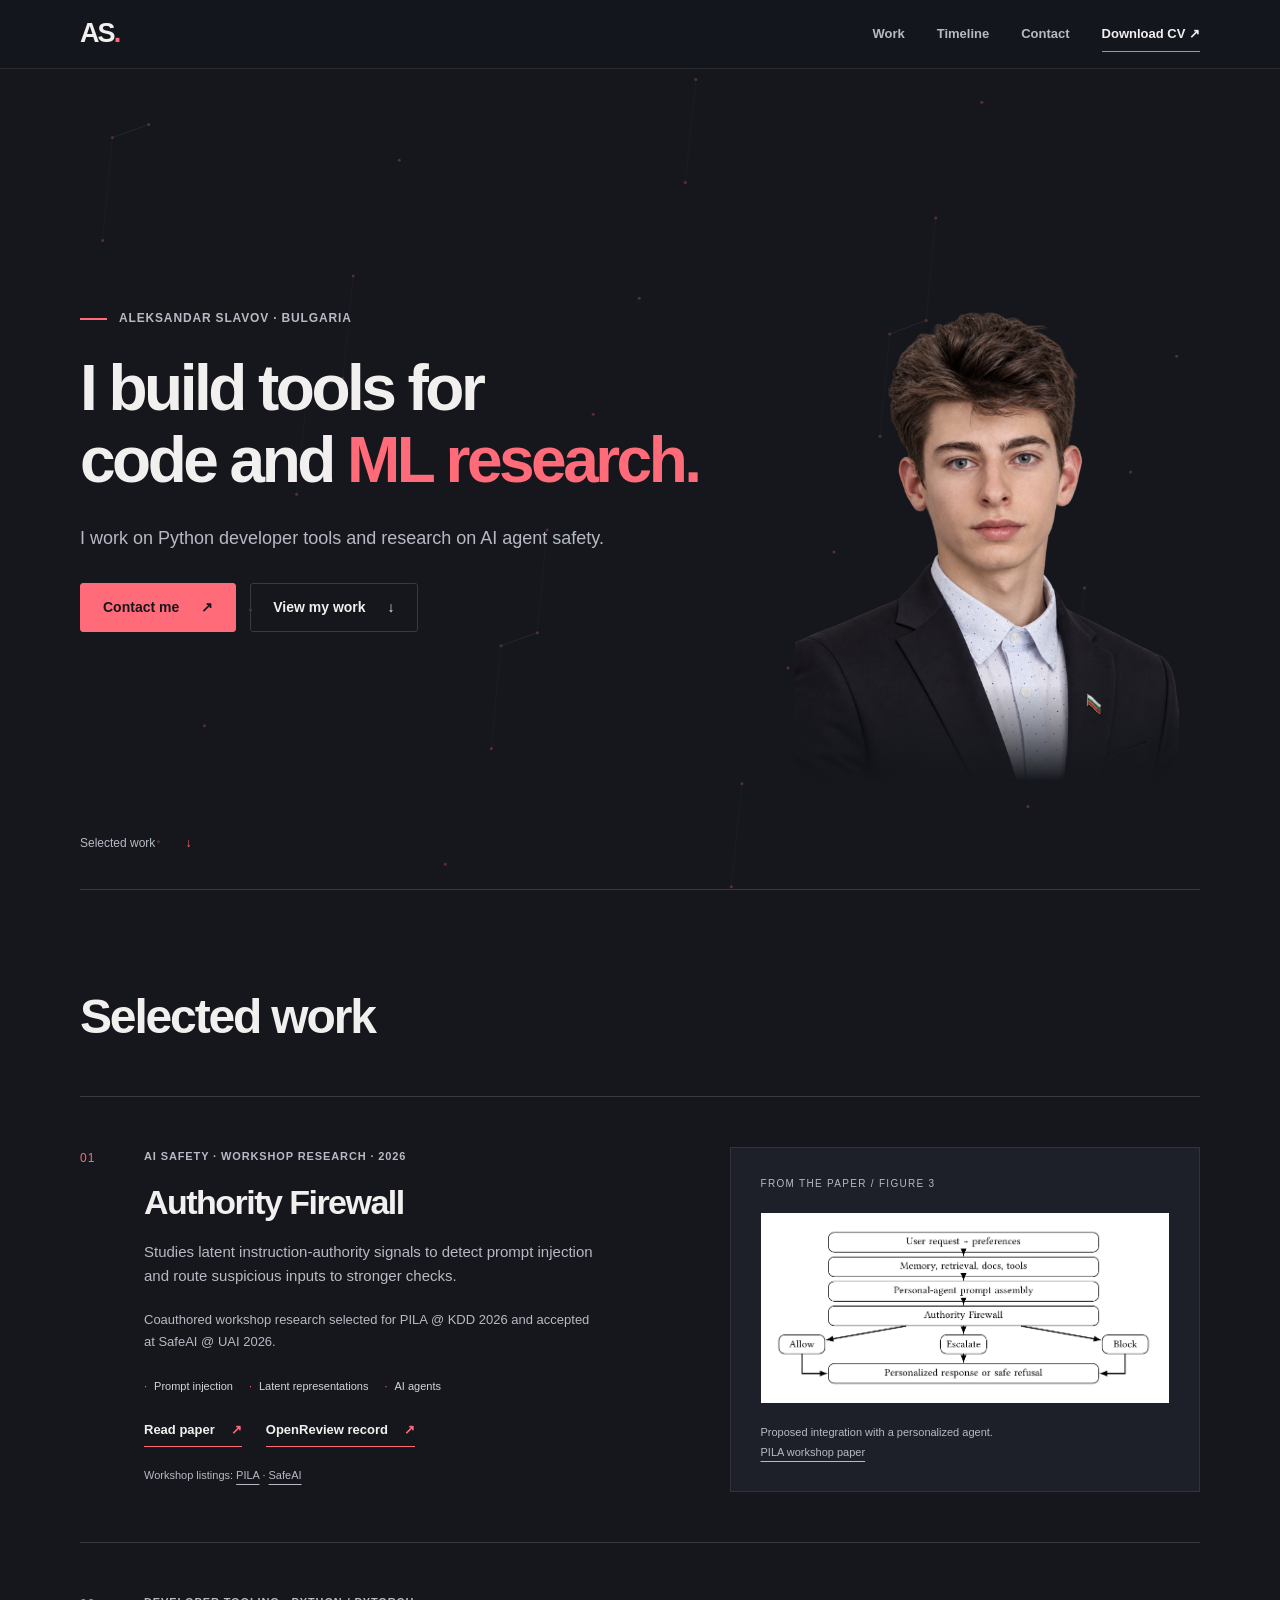
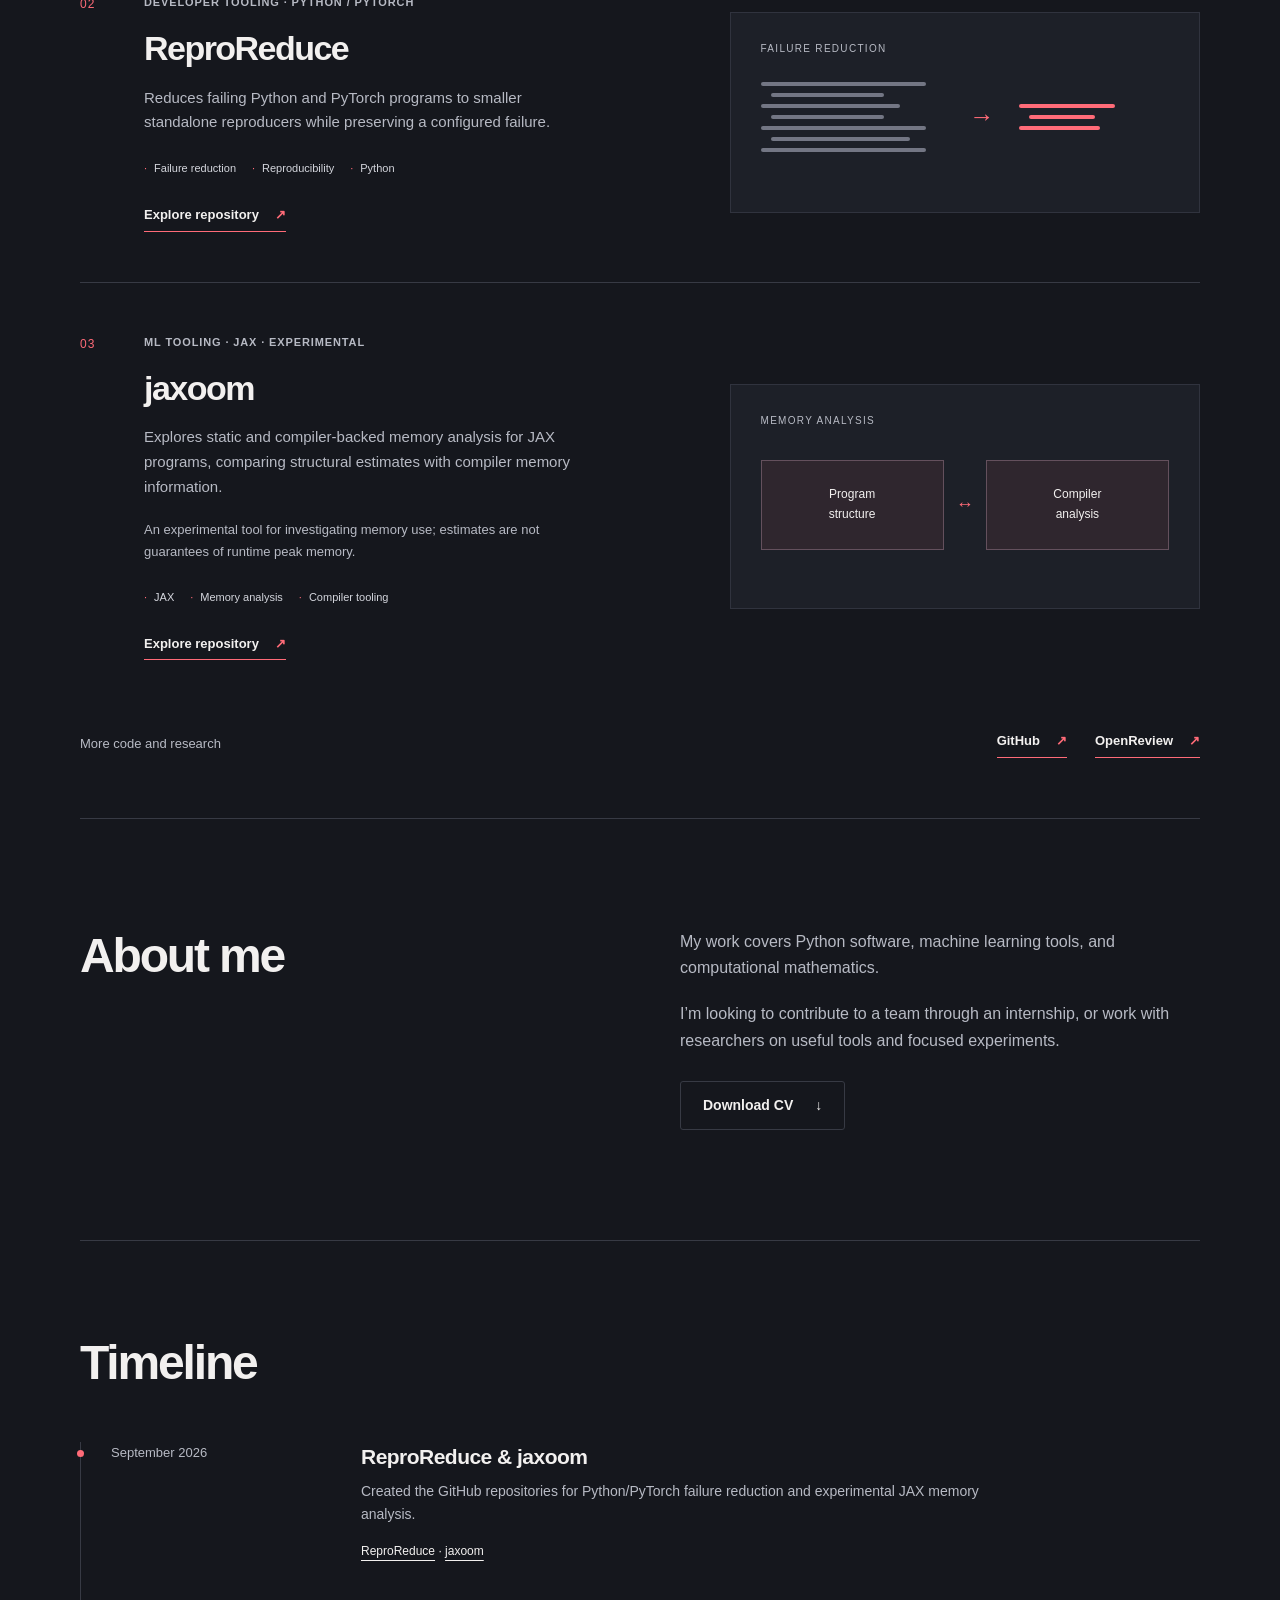
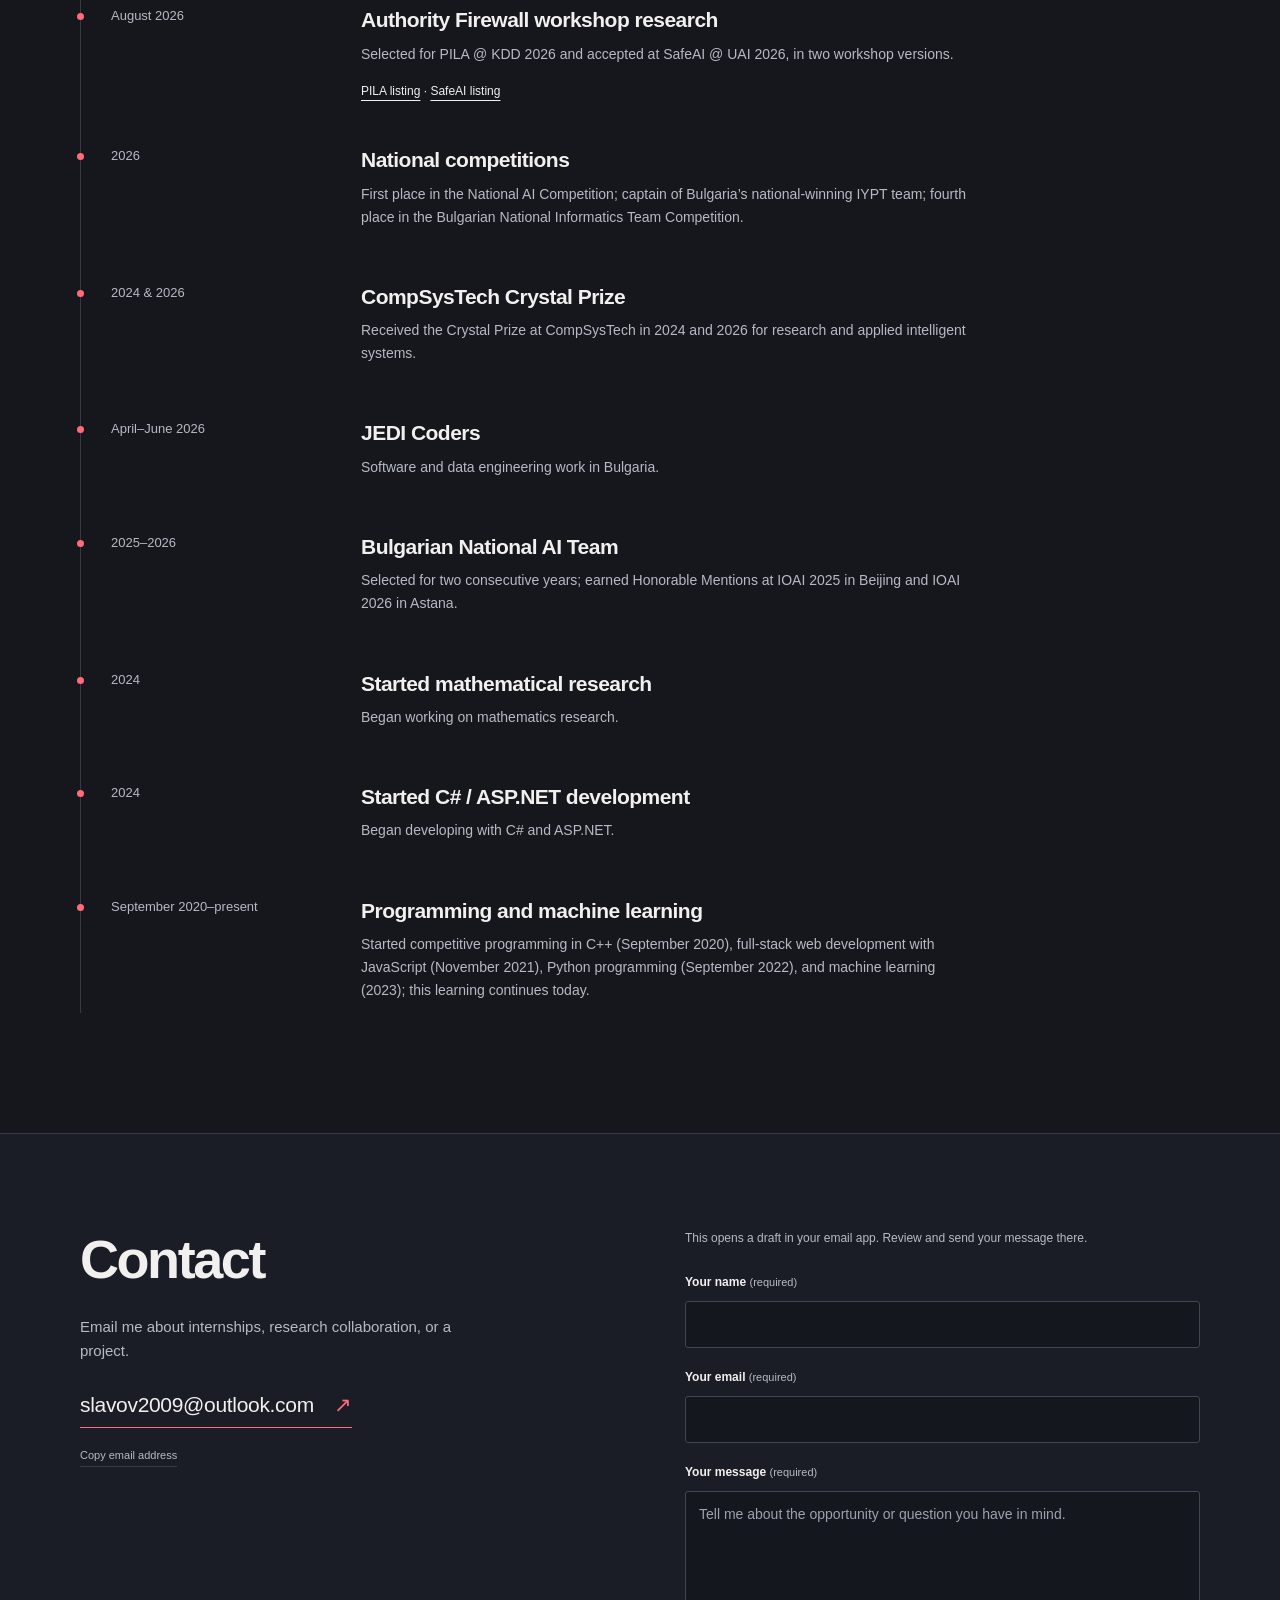
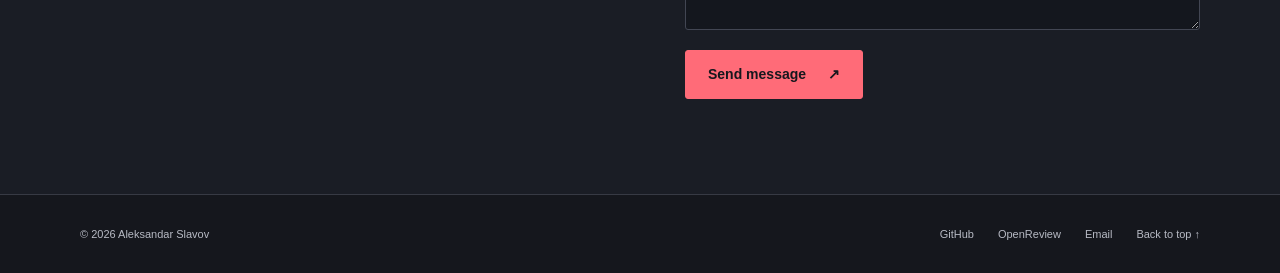
<file: index.html>
<!doctype html>
<html lang="en">
<head>
  <meta charset="utf-8">
  <meta name="viewport" content="width=device-width, initial-scale=1">
  <meta name="description" content="Aleksandar Slavov's selected software and machine learning research. Explore projects, workshop papers, and opportunities to collaborate.">
  <meta name="theme-color" content="#15171d">
  <title>Aleksandar Slavov | Software and Research</title>
  <link rel="icon" href="assets/favicon.png">
  <link rel="stylesheet" href="assets/site.css">
  <script defer src="assets/site.js"></script>
</head>
<body>
  <a class="skip-link" href="#main">Skip to content</a>
  <header class="site-header">
    <a class="wordmark" href="#hero" aria-label="Aleksandar Slavov, home">AS<span aria-hidden="true">.</span></a>
    <nav aria-label="Main navigation">
      <a href="#projects">Work</a>
      <a href="#timeline">Timeline</a>
      <a href="#contact">Contact</a>
      <a class="nav-cv" href="assets/Aleksandar-Slavov-CV.pdf" aria-label="Download CV" download><span class="cv-full">Download </span>CV <span aria-hidden="true">↗</span></a>
    </nav>
  </header>

  <main id="main">
    <section class="hero section-shell" id="hero" aria-labelledby="hero-title">
      <canvas id="network" aria-hidden="true"></canvas>
      <div class="hero-copy">
        <p class="eyebrow"><span class="accent-rule" aria-hidden="true"></span> Aleksandar Slavov · Bulgaria</p>
        <h1 id="hero-title">I build tools for<br>code and <span>ML research.</span></h1>
        <p class="hero-intro">I work on Python developer tools and research on AI agent safety.</p>
        <div class="hero-actions">
          <a class="button button-primary" href="#contact">Contact me <span aria-hidden="true">↗</span></a>
          <a class="button button-secondary" href="#projects">View my work <span aria-hidden="true">↓</span></a>
        </div>
      </div>
      <div class="hero-portrait">
        <img src="assets/portrait.png" width="363" height="556" alt="Portrait of Aleksandar Slavov" fetchpriority="high">
      </div>
      <a class="hero-scroll" href="#projects">Selected work <span aria-hidden="true">↓</span></a>
    </section>

    <section class="section-shell work-section" id="projects" aria-labelledby="work-title">
      <div class="section-heading">
        <div><h2 id="work-title">Selected work</h2></div>
      </div>

      <article class="work-item paper-work">
        <div class="work-number" aria-hidden="true">01</div>
        <div class="work-copy">
          <p class="work-category">AI safety · Workshop research · 2026</p>
          <h3>Authority Firewall</h3>
          <p>Studies latent instruction-authority signals to detect prompt injection and route suspicious inputs to stronger checks.</p>
          <p class="work-evidence">Coauthored workshop research selected for PILA @ KDD 2026 and accepted at SafeAI @ UAI 2026.</p>
          <ul class="topic-list" aria-label="Research topics"><li>Prompt injection</li><li>Latent representations</li><li>AI agents</li></ul>
          <div class="work-links">
            <a class="text-link" href="https://openreview.net/pdf?id=VC47GBzgeO" target="_blank" rel="noopener noreferrer">Read paper <span aria-hidden="true">↗</span></a>
            <a class="text-link" href="https://openreview.net/forum?id=VC47GBzgeO" target="_blank" rel="noopener noreferrer">OpenReview record <span aria-hidden="true">↗</span></a>
          </div>
          <p class="source-links">Workshop listings: <a href="https://pila26-workshop.github.io/accepted_papers.csv">PILA</a> · <a href="https://safe-ai-workshop.github.io/uai-2026/">SafeAI</a></p>
        </div>
        <figure class="work-visual paper-figure">
          <p class="visual-label">From the paper / Figure 3</p>
          <a href="assets/authority-firewall-figure.png" aria-label="View Authority Firewall Figure 3 at full size"><img src="assets/authority-firewall-figure.png" width="795" height="345" loading="lazy" alt="Authority Firewall routes a personalized agent's assembled prompt to allow, escalate, or block before producing a response."></a>
          <figcaption class="visual-caption">Proposed integration with a personalized agent.<br><a href="assets/authority-firewall-paper.pdf">PILA workshop paper</a></figcaption>
        </figure>
        <details class="mobile-paper-figure">
          <summary>View paper figure (PILA version)</summary>
          <a href="assets/authority-firewall-figure.png" aria-label="View Authority Firewall Figure 3 at full size"><img src="assets/authority-firewall-figure.png" width="795" height="345" loading="lazy" alt="Authority Firewall routes a personalized agent's assembled prompt to allow, escalate, or block before producing a response."></a>
          <p class="visual-caption">Figure 3 from the <a href="assets/authority-firewall-paper.pdf">PILA workshop paper</a>.</p>
        </details>
      </article>

      <article class="work-item">
        <div class="work-number" aria-hidden="true">02</div>
        <div class="work-copy">
          <p class="work-category">Developer tooling · Python / PyTorch</p>
          <h3>ReproReduce</h3>
          <p>Reduces failing Python and PyTorch programs to smaller standalone reproducers while preserving a configured failure.</p>
          <ul class="topic-list" aria-label="Project topics"><li>Failure reduction</li><li>Reproducibility</li><li>Python</li></ul>
          <a class="text-link" href="https://github.com/Slavov88/reproreduce" target="_blank" rel="noopener noreferrer">Explore repository <span aria-hidden="true">↗</span></a>
        </div>
        <div class="work-visual reduction-visual">
          <p class="visual-label">Failure reduction</p>
          <div class="reduction-drawing" aria-hidden="true"><div class="code-lines"><i></i><i></i><i></i><i></i><i></i><i></i><i></i></div><span>→</span><div class="code-lines small"><i></i><i></i><i></i></div></div>
        </div>
      </article>

      <article class="work-item">
        <div class="work-number" aria-hidden="true">03</div>
        <div class="work-copy">
          <p class="work-category">ML tooling · JAX · Experimental</p>
          <h3>jaxoom</h3>
          <p>Explores static and compiler-backed memory analysis for JAX programs, comparing structural estimates with compiler memory information.</p>
          <p class="work-evidence">An experimental tool for investigating memory use; estimates are not guarantees of runtime peak memory.</p>
          <ul class="topic-list" aria-label="Project topics"><li>JAX</li><li>Memory analysis</li><li>Compiler tooling</li></ul>
          <a class="text-link" href="https://github.com/Slavov88/jaxoom" target="_blank" rel="noopener noreferrer">Explore repository <span aria-hidden="true">↗</span></a>
        </div>
        <div class="work-visual memory-visual">
          <p class="visual-label">Memory analysis</p>
          <div class="memory-drawing" aria-hidden="true"><span>Program<br>structure</span><b>↔</b><span>Compiler<br>analysis</span></div>
        </div>
      </article>
      <div class="all-work"><p>More code and research</p><a class="text-link" href="https://github.com/Slavov88" target="_blank" rel="noopener noreferrer">GitHub <span aria-hidden="true">↗</span></a><a class="text-link" href="https://openreview.net/profile?id=~Aleksandar_Slavov1" target="_blank" rel="noopener noreferrer">OpenReview <span aria-hidden="true">↗</span></a></div>
    </section>

    <section class="section-shell about-section" id="about" aria-labelledby="about-title">
      <div><h2 id="about-title">About me</h2></div>
      <div class="about-copy">
        <p>My work covers Python software, machine learning tools, and computational mathematics.</p>
        <p>I’m looking to contribute to a team through an internship, or work with researchers on useful tools and focused experiments.</p>
        <a class="button button-secondary" href="assets/Aleksandar-Slavov-CV.pdf" download>Download CV <span aria-hidden="true">↓</span></a>
      </div>
    </section>

    <section class="section-shell timeline-section" id="timeline" aria-labelledby="timeline-title">
      <div class="section-heading"><div><h2 id="timeline-title">Timeline</h2></div></div>
      <ol class="timeline">
        <li><p class="timeline-date"><time datetime="2026-09">September 2026</time></p><div><h3>ReproReduce &amp; jaxoom</h3><p>Created the GitHub repositories for Python/PyTorch failure reduction and experimental JAX memory analysis.</p><a href="https://github.com/Slavov88/reproreduce">ReproReduce</a><span aria-hidden="true"> · </span><a href="https://github.com/Slavov88/jaxoom">jaxoom</a></div></li>
        <li><p class="timeline-date"><time datetime="2026-08">August 2026</time></p><div><h3>Authority Firewall workshop research</h3><p>Selected for PILA @ KDD 2026 and accepted at SafeAI @ UAI 2026, in two workshop versions.</p><a href="https://pila26-workshop.github.io/accepted_papers.csv">PILA listing</a><span aria-hidden="true"> · </span><a href="https://safe-ai-workshop.github.io/uai-2026/">SafeAI listing</a></div></li>
        <li><p class="timeline-date"><time datetime="2026">2026</time></p><div><h3>National competitions</h3><p>First place in the National AI Competition; captain of Bulgaria’s national-winning IYPT team; fourth place in the Bulgarian National Informatics Team Competition.</p></div></li>
        <li><p class="timeline-date">2024 &amp; 2026</p><div><h3>CompSysTech Crystal Prize</h3><p>Received the Crystal Prize at CompSysTech in 2024 and 2026 for research and applied intelligent systems.</p></div></li>
        <li><p class="timeline-date">April–June 2026</p><div><h3>JEDI Coders</h3><p>Software and data engineering work in Bulgaria.</p></div></li>
        <li><p class="timeline-date">2025–2026</p><div><h3>Bulgarian National AI Team</h3><p>Selected for two consecutive years; earned Honorable Mentions at IOAI 2025 in Beijing and IOAI 2026 in Astana.</p></div></li>
        <li><p class="timeline-date"><time datetime="2024">2024</time></p><div><h3>Started mathematical research</h3><p>Began working on mathematics research.</p></div></li>
        <li><p class="timeline-date"><time datetime="2024">2024</time></p><div><h3>Started C# / ASP.NET development</h3><p>Began developing with C# and ASP.NET.</p></div></li>
        <li><p class="timeline-date">September 2020–present</p><div><h3>Programming and machine learning</h3><p>Started competitive programming in C++ (September 2020), full-stack web development with JavaScript (November 2021), Python programming (September 2022), and machine learning (2023); this learning continues today.</p></div></li>
      </ol>
    </section>

    <section class="contact-section" id="contact" aria-labelledby="contact-title">
      <div class="section-shell contact-layout">
        <div class="contact-copy"><h2 id="contact-title">Contact</h2><p>Email me about internships, research collaboration, or a project.</p><a id="contact-email" class="contact-email" href="mailto:slavov2009@outlook.com">slavov2009@outlook.com <span aria-hidden="true">↗</span></a><button class="copy-email" id="copy-email" type="button" hidden>Copy email address</button><p id="copy-status" class="small-note" role="status" aria-live="polite"></p></div>
        <form id="contact-form" class="contact-form" action="mailto:slavov2009@outlook.com" method="post" enctype="text/plain" aria-describedby="contact-help">
          <p id="contact-help" class="form-help">This opens a draft in your email app. Review and send your message there.</p>
          <div class="field"><label for="contact-name">Your name <span>(required)</span></label><input id="contact-name" name="name" type="text" autocomplete="name" maxlength="120" required aria-describedby="name-error"><p id="name-error" class="field-error"></p></div>
          <div class="field"><label for="contact-reply">Your email <span>(required)</span></label><input id="contact-reply" name="email" type="email" autocomplete="email" maxlength="254" required aria-describedby="email-error"><p id="email-error" class="field-error"></p></div>
          <div class="field"><label for="contact-message">Your message <span>(required)</span></label><textarea id="contact-message" name="message" rows="5" maxlength="4000" required aria-describedby="message-error" placeholder="Tell me about the opportunity or question you have in mind."></textarea><p id="message-error" class="field-error"></p></div>
          <button class="button button-primary" type="submit">Send message <span aria-hidden="true">↗</span></button>
          <p id="contact-status" class="form-status" role="status" aria-live="polite" aria-atomic="true"></p>
          <noscript><p class="form-help">You can also contact me directly at the email address shown here.</p></noscript>
        </form>
      </div>
    </section>
  </main>
  <footer class="site-footer section-shell"><p>© 2026 Aleksandar Slavov</p><div><a href="https://github.com/Slavov88">GitHub</a><a href="https://openreview.net/profile?id=~Aleksandar_Slavov1">OpenReview</a><a href="mailto:slavov2009@outlook.com">Email</a><a href="#hero">Back to top ↑</a></div></footer>
</body>
</html>
</file>
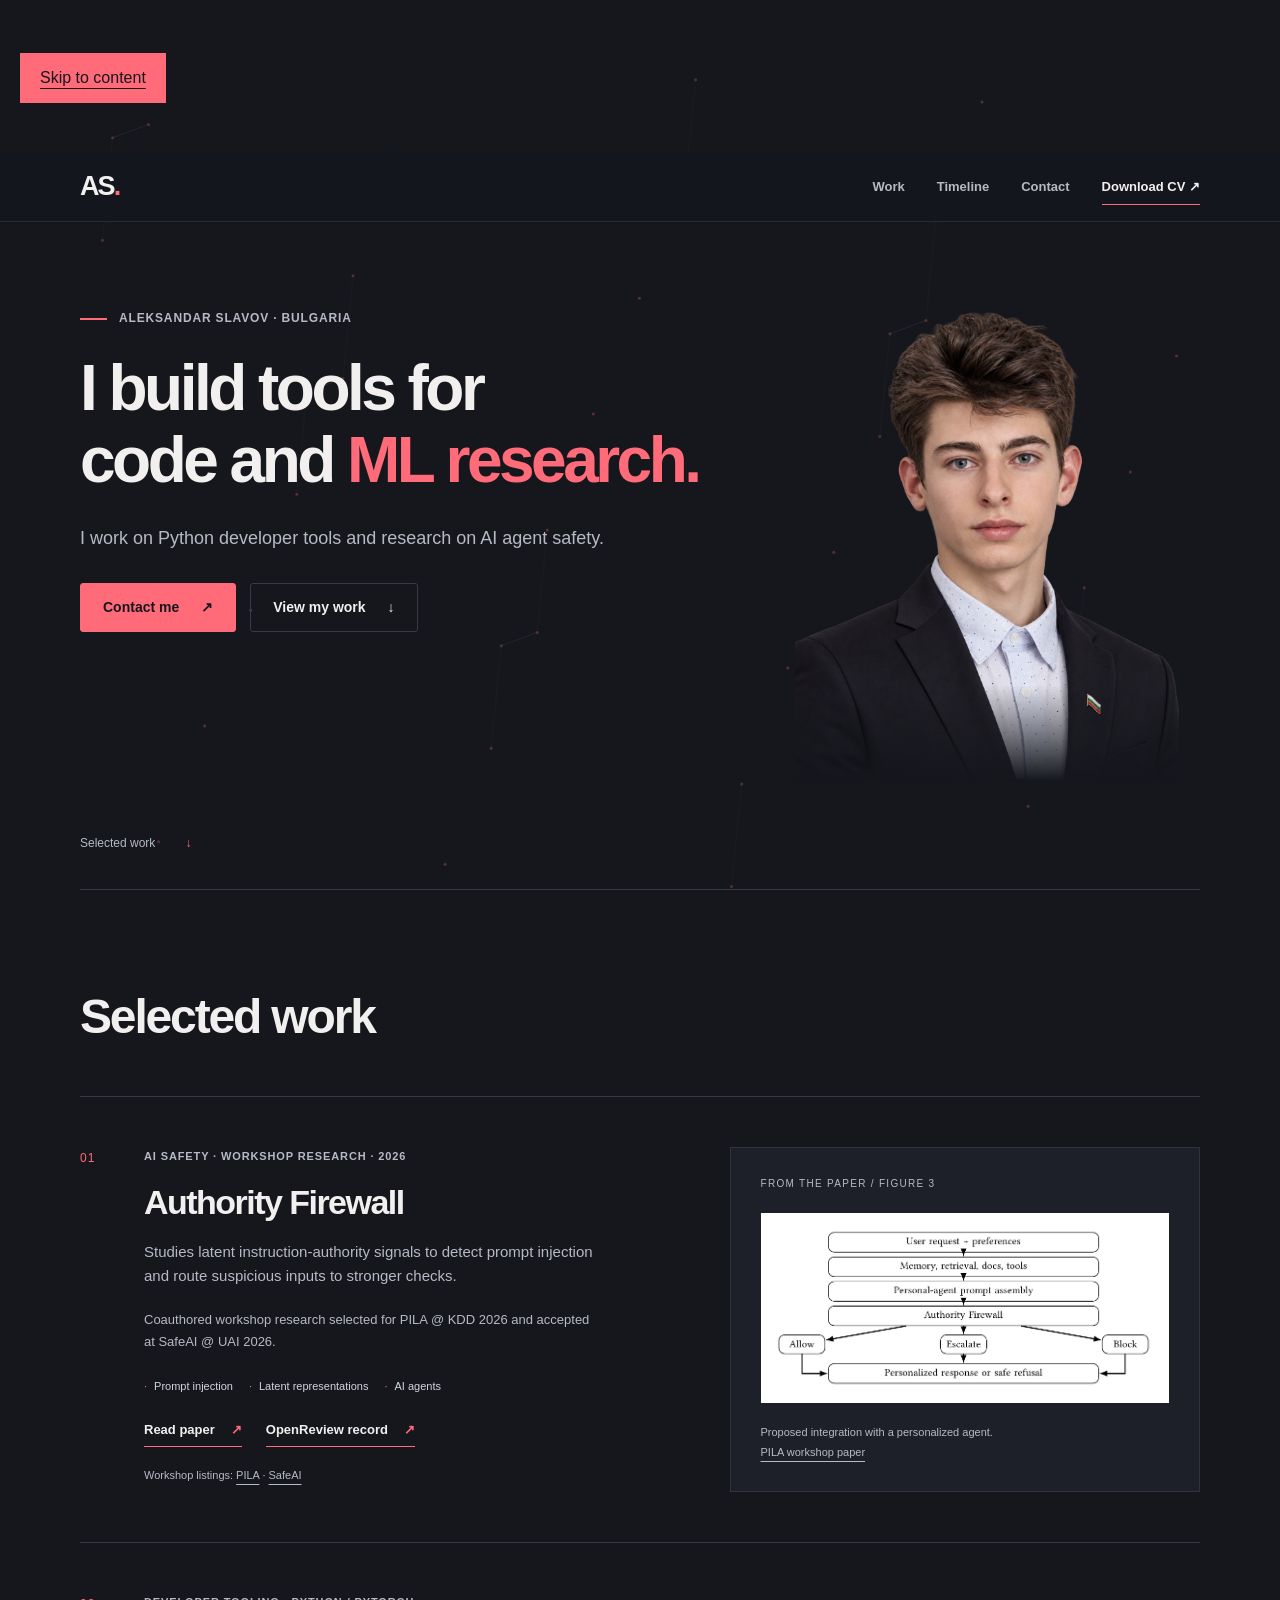
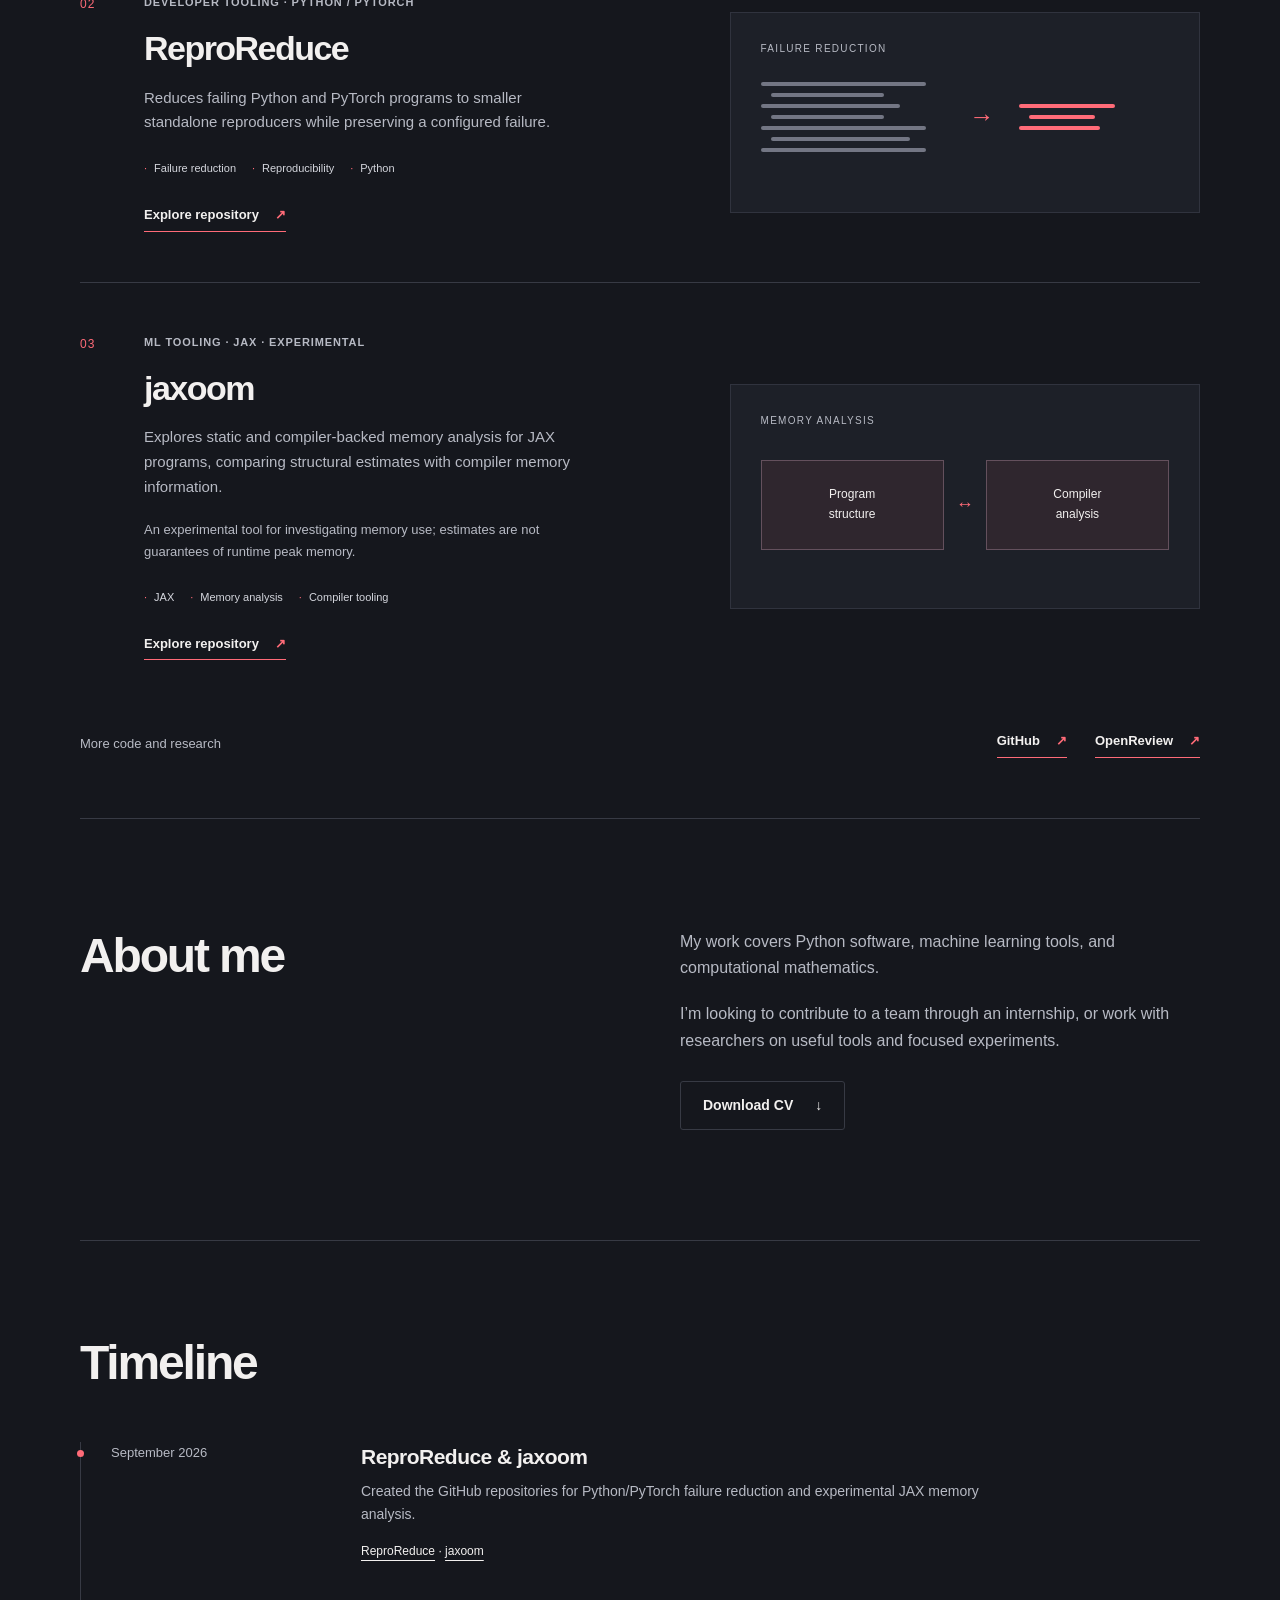
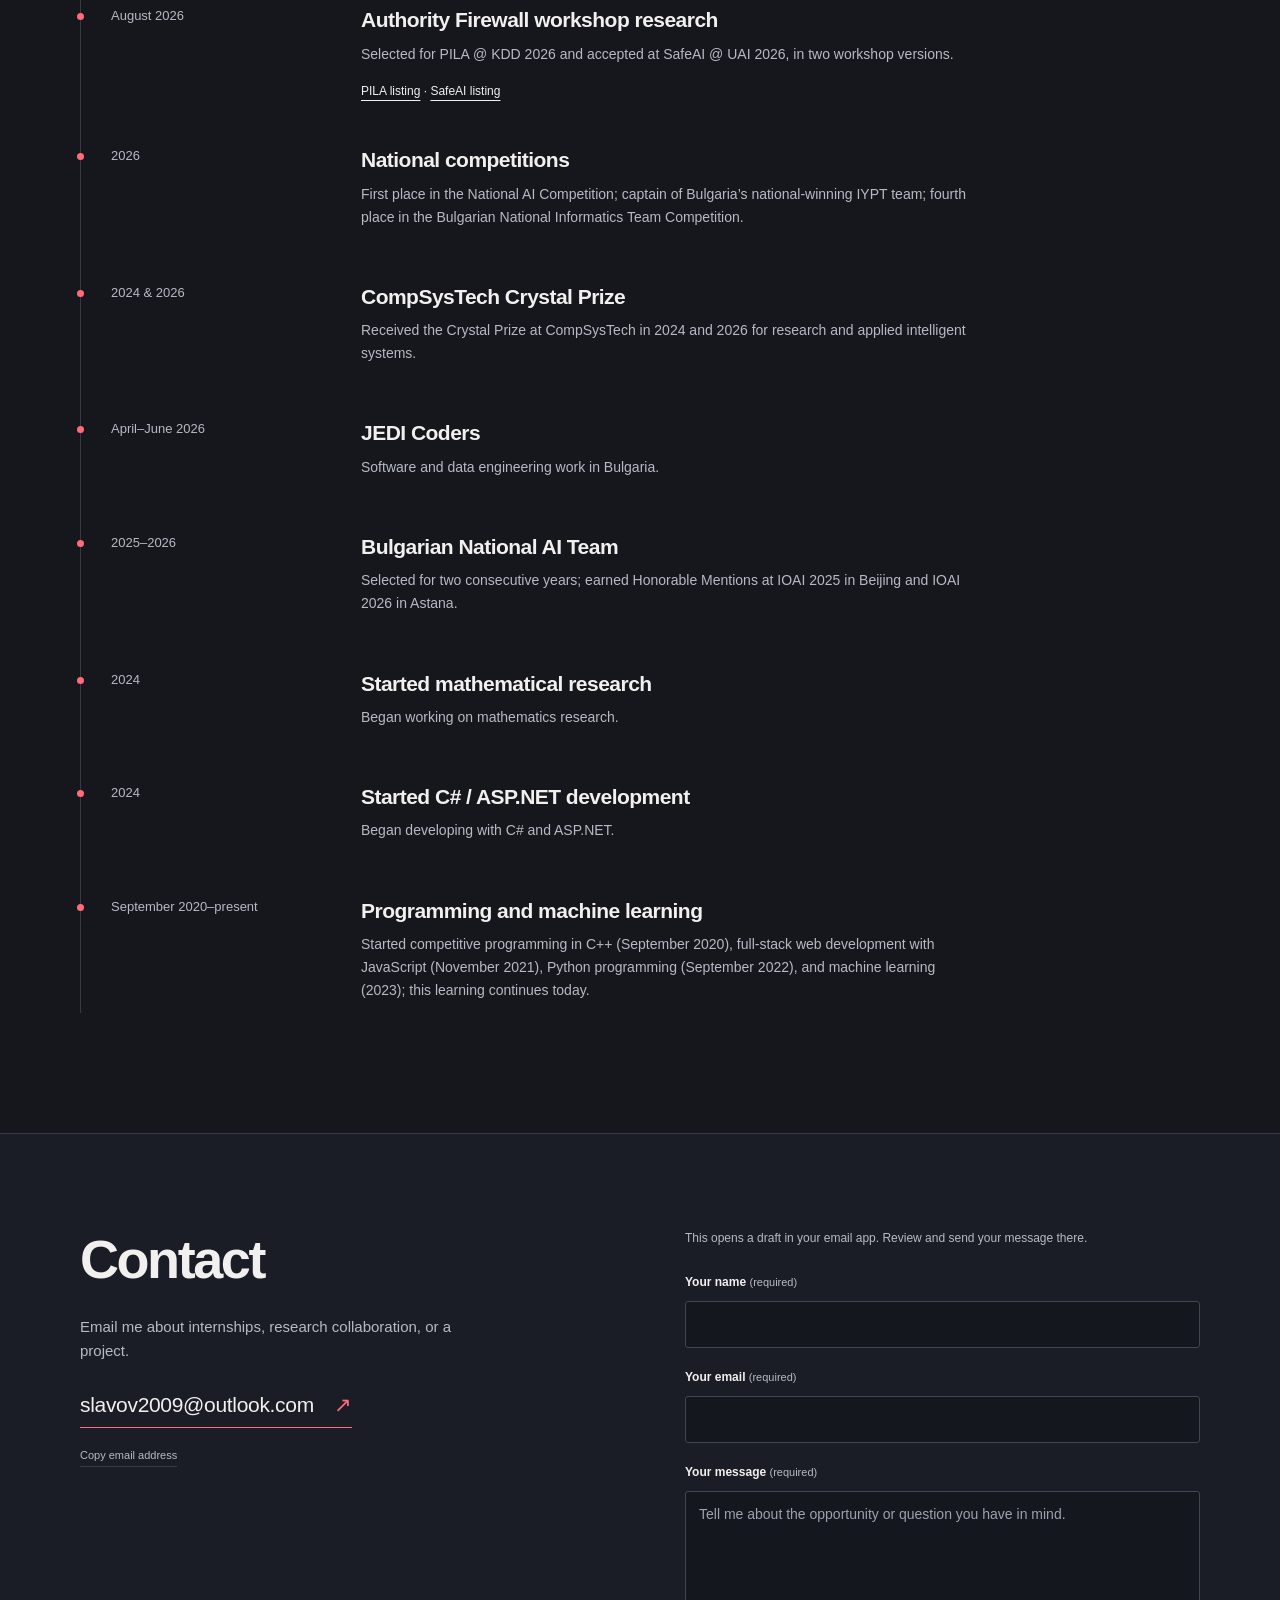
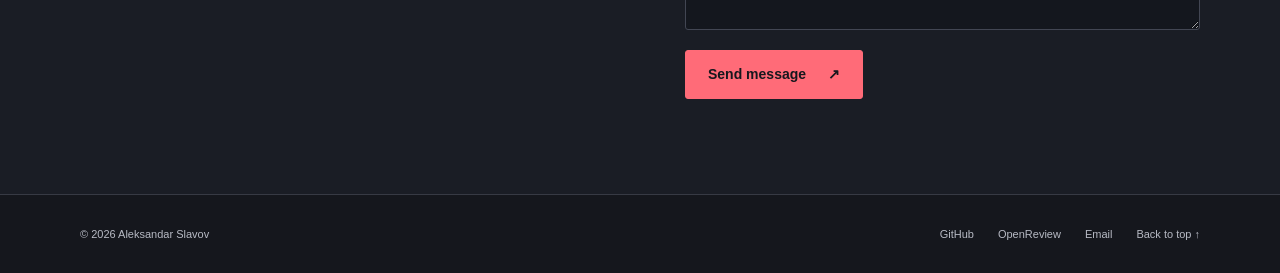
<file: me.html>
<!doctype html>
<html lang="en">
<head><meta charset="utf-8"><meta name="viewport" content="width=device-width, initial-scale=1"><meta http-equiv="refresh" content="0; url=index.html#timeline"><title>Aleksandar Slavov | Timeline</title></head>
<body><p>The timeline is now part of the portfolio. <a href="index.html#timeline">View the timeline</a>.</p></body>
</html>
</file>
<file: assets/site.css>
:root{
  color-scheme:dark;
  --bg:#15171d;
  --panel:#1d2028;
  --text:#f2f0ef;
  --muted:#b7bac4;
  --accent:#ff6b78;
  --line:#373a44;
  --max:1120px;
  --sans:Inter,"Segoe UI",Arial,sans-serif
}

*{
  box-sizing:border-box
}

html{
  scroll-behavior:smooth;
  scroll-padding-top:100px
}

body{
  margin:0;
  background:var(--bg);
  color:var(--text);
  font-family:var(--sans);
  font-size:16px;
  line-height:1.65;
  -webkit-font-smoothing:antialiased
}

a{
  color:inherit;
  text-decoration-thickness:1px;
  text-underline-offset:5px
}

button,input,textarea{
  font:inherit
}

button,a,input,textarea{
  -webkit-tap-highlight-color:transparent
}

a:focus-visible,button:focus-visible,input:focus-visible,textarea:focus-visible,summary:focus-visible{
  outline:3px solid var(--accent);
  outline-offset:5px
}

button{
  cursor:pointer
}

img{
  max-width:100%;
  display:block
}

[hidden]{
  display:none!important
}

h1,h2,h3,p{
  margin-top:0
}

h1,h2,h3{
  line-height:1.13;
  letter-spacing:-.045em
}

h2{
  font-size:clamp(32px,4vw,48px);
  font-weight:650
}

h3{
  font-size:34px;
  font-weight:650
}

p{
  margin-bottom:20px
}

.section-shell{
  width:min(var(--max),calc(100% - 80px));
  margin-inline:auto
}

.eyebrow{
  font-size:12px;
  font-weight:650;
  letter-spacing:.12em;
  text-transform:uppercase;
  color:var(--muted);
  margin-bottom:24px
}

.skip-link{
  position:fixed;
  left:20px;
  top:-100px;
  z-index:10;
  padding:12px 20px;
  color:var(--bg);
  background:var(--accent)
}

.skip-link:focus{
  top:12px
}

.site-header{
  position:sticky;
  top:0;
  z-index:5;
  background:rgba(21,23,29,.97);
  border-bottom:1px solid rgba(55,58,68,.6);
  display:flex;
  align-items:center;
  justify-content:space-between;
  padding:15px max(40px,calc((100vw - var(--max))/2));
  gap:32px
}

.wordmark{
  font-size:27px;
  letter-spacing:-.07em;
  font-weight:800;
  text-decoration:none;
  line-height:1.4
}

.wordmark span{
  color:var(--accent)
}

.site-header nav{
  display:flex;
  align-items:center;
  gap:32px
}

.site-header nav a{
  font-size:13px;
  font-weight:600;
  text-decoration:none;
  color:var(--muted);
  padding:7px 0
}

.site-header nav a:hover,.site-header nav a[aria-current="location"]{
  color:var(--text)
}

.site-header nav .nav-cv{
  color:var(--text);
  border-bottom:1px solid var(--accent)
}

.hero{
  min-height:720px;
  min-height:min(820px,calc(100svh - 76px));
  position:relative;
  display:grid;
  grid-template-columns:1.55fr 1fr;
  align-items:center;
  gap:35px;
  padding-block:92px 108px;
  isolation:isolate
}

#network{
  position:absolute;
  inset:0;
  width:100%;
  height:100%;
  opacity:.28;
  z-index:-1;
  pointer-events:none
}

.hero-copy{
  z-index:1
}

.hero .eyebrow{
  display:flex;
  align-items:center;
  gap:12px;
  letter-spacing:.07em
}

.accent-rule{
  display:block;
  width:27px;
  height:2px;
  background:var(--accent)
}

h1{
  font-size:clamp(40px,5.1vw,64px);
  font-weight:700;
  line-height:1.12;
  margin-bottom:26px;
  letter-spacing:-.055em
}

h1 span{
  color:var(--accent)
}

.hero-intro{
  font-size:18px;
  line-height:1.7;
  max-width:525px;
  color:var(--muted);
  margin-bottom:30px
}

.hero-actions{
  display:flex;
  gap:14px;
  flex-wrap:wrap
}

.button{
  display:inline-flex;
  align-items:center;
  justify-content:center;
  gap:22px;
  min-height:49px;
  padding:12px 22px;
  border:1px solid var(--line);
  border-radius:3px;
  text-decoration:none;
  font-size:14px;
  font-weight:700;
  transition:background .15s,border-color .15s,transform .15s
}

.button-primary{
  background:var(--accent);
  border-color:var(--accent);
  color:#16171d
}

.button-primary:hover{
  background:#ff8390;
  border-color:#ff8390;
  transform:translateY(-2px)
}

.button-secondary{
  color:var(--text);
  background:transparent
}

.button-secondary:hover{
  background:#242731;
  border-color:#626675;
  transform:translateY(-2px)
}

.hero-portrait{
  position:relative;
  align-self:stretch;
  display:flex;
  justify-content:flex-end;
  align-items:center;
  flex-direction:column;
  overflow:hidden;
  padding-top:35px
}

.hero-portrait img{
  width:285px;
  height:auto;
  position:relative;
  z-index:1;
  filter:saturate(.7);
  mask-image:linear-gradient(#000 80%,transparent 100%)
}

.portrait-caption{
  position:relative;
  z-index:2;
  color:var(--muted);
  font-size:11px;
  text-transform:uppercase;
  letter-spacing:.12em;
  margin-top:-4px;
  white-space:nowrap
}

.portrait-caption span{
  margin:0 10px;
  color:var(--accent)
}

.hero-scroll{
  position:absolute;
  bottom:35px;
  left:0;
  display:flex;
  gap:30px;
  color:var(--muted);
  font-size:12px;
  text-decoration:none
}

.hero-scroll span{
  color:var(--accent)
}

.work-section{
  padding-block:100px 60px;
  border-top:1px solid var(--line)
}

.section-heading{
  display:flex;
  justify-content:space-between;
  align-items:flex-end;
  gap:35px;
  margin-bottom:52px
}

.section-heading h2{
  margin-bottom:0
}

.section-heading>p{
  font-size:14px;
  color:var(--muted);
  margin-bottom:3px
}

.work-item{
  display:grid;
  grid-template-columns:32px minmax(0,1fr) minmax(260px,.85fr);
  gap:32px;
  padding-block:50px;
  border-top:1px solid var(--line)
}

.work-number{
  color:var(--accent);
  font-size:12px;
  letter-spacing:.08em;
  padding-top:2px
}

.work-category{
  font-size:11px;
  font-weight:650;
  letter-spacing:.08em;
  text-transform:uppercase;
  color:var(--muted);
  margin-bottom:18px
}

.work-copy h3{
  margin-bottom:18px
}

.work-copy>p:not(.work-category):not(.source-links){
  font-size:15px;
  color:var(--muted);
  max-width:450px
}

.work-copy .work-evidence{
  font-size:13px!important;
  line-height:1.7
}

.topic-list{
  padding:0;
  margin:24px 0;
  display:flex;
  flex-wrap:wrap;
  gap:8px 16px;
  list-style:none;
  color:#d4d6dd;
  font-size:11px
}

.topic-list li:before{
  content:"·";
  color:var(--accent);
  padding-right:7px
}

.work-links{
  display:flex;
  flex-wrap:wrap;
  gap:12px 24px
}

.text-link{
  display:inline-flex;
  gap:16px;
  align-items:center;
  font-size:13px;
  font-weight:650;
  text-decoration:none;
  border-bottom:1px solid var(--accent);
  padding-bottom:5px
}

.text-link span{
  color:var(--accent)
}

.text-link:hover{
  color:var(--accent)
}

.source-links{
  font-size:11px;
  color:var(--muted);
  margin-top:19px;
  margin-bottom:0
}

.work-visual{
  background:var(--panel);
  border:1px solid #30333e;
  min-height:315px;
  align-self:center;
  padding:28px 30px;
  position:relative;
  overflow:hidden
}

.visual-label{
  font-size:10px;
  text-transform:uppercase;
  letter-spacing:.13em;
  color:var(--muted)
}

.visual-caption{
  font-size:11px;
  color:var(--muted);
  margin-bottom:0
}

.visual-title{
  font-size:23px;
  line-height:1.3;
  letter-spacing:-.025em;
  font-weight:550;
  margin-bottom:15px
}

.research-visual{
  display:grid;
  grid-template-columns:1fr 1fr;
  align-items:center;
  gap:20px;
  min-height:345px
}

.research-visual .visual-label,.research-visual .visual-caption{
  grid-column:1/-1;
  margin:0
}

.signal-ring{
  position:relative;
  aspect-ratio:1;
  display:grid;
  place-items:center
}

.signal-ring span{
  position:absolute;
  inset:0;
  border:1px solid rgba(255,107,120,.3);
  border-radius:50%
}

.signal-ring span:nth-child(2){
  inset:15px;
  border-style:dashed
}

.signal-ring span:nth-child(3){
  inset:30px;
  background:rgba(255,107,120,.06)
}

.signal-ring i{
  font-style:normal;
  font-size:25px;
  font-weight:650;
  color:var(--accent)
}

.research-flow{
  display:flex;
  flex-direction:column;
  align-items:center;
  gap:8px;
  color:#e6e5e9;
  text-align:center;
  font-size:12px
}

.research-flow b{
  color:var(--accent);
  font-weight:400
}

.research-flow span{
  border-bottom:1px solid #45404a;
  padding:5px
}

.reduction-drawing{
  display:flex;
  align-items:center;
  gap:25px;
  margin-block:25px 32px
}

.reduction-drawing>span{
  color:var(--accent);
  font-size:25px
}

.code-lines{
  width:45%;
  display:flex;
  flex-direction:column;
  gap:7px
}

.code-lines i{
  height:4px;
  background:#737684;
  width:90%;
  border-radius:2px
}

.code-lines i:nth-child(even){
  width:62%;
  margin-left:10px
}

.code-lines i:nth-child(3n){
  width:76%
}

.code-lines.small{
  width:26%
}

.code-lines.small i{
  background:var(--accent)
}

.memory-drawing{
  display:flex;
  gap:5px;
  align-items:end;
  height:110px;
  margin-block:14px 20px
}

.memory-drawing span{
  height:36%;
  flex:1;
  border:1px solid #72515e;
  background:rgba(255,107,120,.08)
}

.memory-drawing span:nth-child(2){
  height:56%
}

.memory-drawing span:nth-child(3){
  height:84%
}

.memory-drawing span:nth-child(4){
  height:65%
}

.memory-drawing span:nth-child(5){
  height:45%
}

.memory-drawing:after{
  content:"";
  position:absolute;
  pointer-events:none
}

.all-work{
  display:flex;
  align-items:center;
  gap:28px;
  padding-top:20px
}

.all-work p{
  margin:0 auto 0 0;
  font-size:13px;
  color:var(--muted)
}

.about-section{
  display:grid;
  grid-template-columns:1fr 1fr;
  gap:80px;
  padding-block:110px;
  border-top:1px solid var(--line)
}

.about-copy>p{
  color:var(--muted);
  font-size:16px
}

.about-copy .button{
  margin-top:7px
}

.small-note{
  font-size:11px!important;
  color:var(--muted);
  margin-top:12px;
  margin-bottom:0;
  min-height:1em
}

.timeline-section{
  border-top:1px solid var(--line);
  padding-block:95px 120px
}

.timeline{
  list-style:none;
  padding:0;
  margin:0
}

.timeline li{
  display:grid;
  grid-template-columns:220px 1fr;
  gap:30px;
  position:relative;
  padding:0 0 42px 30px;
  border-left:1px solid var(--line)
}

.timeline li:before{
  content:"";
  position:absolute;
  left:-4px;
  top:8px;
  width:7px;
  height:7px;
  border-radius:50%;
  background:var(--accent)
}

.timeline li:last-child{
  padding-bottom:0
}

.timeline-date{
  color:var(--muted);
  font-size:13px;
  margin:0
}

.timeline h3{
  font-size:21px;
  line-height:1.4;
  letter-spacing:-.025em;
  margin-bottom:8px
}

.timeline li div>p{
  max-width:620px;
  font-size:14px;
  color:var(--muted);
  margin-bottom:11px
}

.timeline a,.timeline li div>span{
  font-size:12px
}

.timeline a:hover{
  color:var(--accent)
}

.contact-section{
  background:#1a1d25;
  border-top:1px solid var(--line);
  border-bottom:1px solid var(--line)
}

.contact-layout{
  display:grid;
  grid-template-columns:1fr 1fr;
  gap:90px;
  padding-block:95px
}

.contact-copy h2{
  font-size:clamp(36px,4.7vw,54px);
  line-height:1.12;
  margin-bottom:25px
}

.contact-copy h2 span{
  color:var(--accent)
}

.contact-copy>p:not(.eyebrow):not(.small-note){
  color:var(--muted);
  font-size:15px;
  max-width:390px
}

.contact-email{
  display:inline-block;
  font-size:clamp(16px,2vw,21px);
  letter-spacing:-.015em;
  text-decoration:none;
  border-bottom:1px solid var(--accent);
  padding-block:4px;
  overflow-wrap:anywhere
}

.contact-email span{
  color:var(--accent);
  margin-left:15px
}

.copy-email{
  display:block;
  color:var(--muted);
  background:none;
  border:0;
  border-bottom:1px solid var(--line);
  padding:2px 0;
  font-size:11px;
  margin-top:16px
}

.copy-email:hover{
  color:var(--text)
}

.form-help{
  font-size:12px;
  color:var(--muted);
  margin-bottom:24px
}

.field{
  margin-bottom:20px
}

.field label{
  display:block;
  font-size:12px;
  font-weight:650;
  margin-bottom:8px
}

.field label span{
  color:var(--muted);
  font-weight:400;
  font-size:11px
}

.field input,.field textarea{
  display:block;
  width:100%;
  color:var(--text);
  background:#14171e;
  border:1px solid #424653;
  border-radius:3px;
  padding:11px 13px;
  font-size:14px
}

.field textarea{
  resize:vertical;
  min-height:132px
}

.field textarea::placeholder{
  color:#9da1ae
}

.field input:hover,.field textarea:hover{
  border-color:#6a6f7e
}

.field [aria-invalid="true"]{
  border-color:var(--accent)
}

.field-error{
  color:#ff9ca5;
  font-size:12px;
  margin:5px 0 0;
  min-height:0
}

.field-error:empty{
  display:none
}

.form-status{
  font-size:12px;
  line-height:1.6;
  color:var(--muted);
  margin:16px 0 0
}

.form-status[data-state="error"]{
  color:#ff9ca5
}

.form-status:empty{
  display:none
}

.site-footer{
  display:flex;
  justify-content:space-between;
  gap:25px;
  padding-block:30px;
  font-size:11px;
  color:var(--muted)
}

.site-footer p{
  margin:0
}

.site-footer div{
  display:flex;
  gap:24px
}

.site-footer a{
  text-decoration:none
}

.site-footer a:hover{
  color:var(--text)
}

@media(min-width:1440px){
  .hero{
    min-height:750px
  }
}

@media(min-width:1200px){
  .hero-portrait img{
    width:clamp(320px,30vw,390px)
  }
}

@media(max-width:1000px){
  .hero{
    grid-template-columns:1.6fr 1fr;
    min-height:670px;
    gap:20px
  }
  .hero-portrait img{
    width:235px
  }
  .hero-portrait{
    padding-top:60px
  }
  .portrait-caption{
    font-size:9px
  }
  .portrait-caption span{
    margin-inline:5px
  }
  .work-item{
    gap:22px;
    grid-template-columns:22px 1fr .9fr
  }
  .work-visual{
    padding:22px;
    min-height:290px
  }
  .research-visual{
    gap:12px
  }
  .contact-layout{
    gap:45px
  }
  .about-section{
    gap:45px
  }
  .timeline li{
    grid-template-columns:190px 1fr
  }
}

@media(max-width:760px){
  html{
    scroll-padding-top:116px
  }
  .section-shell{
    width:calc(100% - 40px)
  }
  .site-header{
    padding:10px 20px;
    gap:20px
  }
  .site-header nav{
    gap:20px
  }
  .site-header nav a{
    font-size:12px
  }
  .site-header nav .nav-cv{
    font-size:11px
  }
  .wordmark{
    font-size:24px
  }
  .hero{
    min-height:unset;
    grid-template-columns:1fr .5fr;
    padding-block:75px 95px;
    gap:10px
  }
  h1{
    font-size:clamp(35px,5.4vw,43px)
  }
  .hero-intro{
    font-size:15px
  }
  .hero-portrait{
    justify-content:center;
    padding-top:10px
  }
  .hero-portrait img{
    width:180px
  }
  .portrait-caption{
    display:none
  }
  .hero .eyebrow{
    font-size:10px
  }
  .hero-actions{
    gap:10px
  }
  .button{
    padding:11px 16px;
    font-size:12px;
    gap:15px
  }
  .hero-scroll{
    bottom:28px
  }
  .work-section{
    padding-block:60px 45px
  }
  .section-heading{
    margin-bottom:35px
  }
  .section-heading>p{
    font-size:12px
  }
  .work-item{
    grid-template-columns:22px 1fr;
    gap:15px;
    padding-block:34px
  }
  .work-visual{
    grid-column:2;
    min-height:250px;
    max-width:100%;
    margin-top:12px
  }
  .research-visual{
    grid-template-columns:120px 1fr;
    gap:15px
  }
  .research-visual .visual-label,.research-visual .visual-caption{
    grid-column:1/-1
  }
  .reduction-drawing{
    margin-block:15px 25px;
    max-width:350px
  }
  .visual-title{
    font-size:21px
  }
  .memory-drawing{
    max-width:330px;
    height:95px
  }
  .work-copy h3{
    font-size:30px
  }
  .about-section{
    grid-template-columns:1fr;
    gap:15px;
    padding-block:60px
  }
  .about-section h2{
    margin-bottom:20px
  }
  .about-copy>p{
    font-size:15px
  }
  .timeline-section{
    padding-block:60px 70px
  }
  .timeline li{
    grid-template-columns:1fr;
    gap:7px;
    padding-left:24px;
    padding-bottom:32px
  }
  .timeline-date{
    font-size:12px
  }
  .timeline h3{
    font-size:20px
  }
  .contact-layout{
    grid-template-columns:1fr;
    gap:42px;
    padding-block:60px
  }
  .contact-copy h2{
    font-size:42px
  }
  .contact-copy>p:not(.eyebrow){
    max-width:520px
  }
  .contact-email{
    font-size:20px
  }
  .site-footer{
    flex-direction:column;
    gap:12px;
    padding-block:24px
  }
  .site-footer div{
    flex-wrap:wrap;
    gap:18px
  }
  .eyebrow{
    margin-bottom:18px
  }
}

@media(max-width:520px){
  .site-header{
    flex-wrap:wrap;
    gap:4px;
    align-items:center
  }
  .wordmark{
    font-size:23px
  }
  .site-header nav{
    gap:16px;
    flex:1;
    justify-content:flex-end
  }
  .site-header nav .nav-cv{
    display:none
  }
  .hero{
    display:block;
    padding-block:60px 80px
  }
  .hero-copy{
    position:relative;
    z-index:2
  }
  h1{
    font-size:39px;
    max-width:400px
  }
  .hero-portrait{
    display:none
  }
  .hero-intro{
    max-width:380px
  }
  .hero .eyebrow{
    letter-spacing:.055em
  }
  .hero-scroll{
    bottom:25px
  }
  .section-heading{
    display:block
  }
  .section-heading>p{
    margin-top:18px
  }
  .section-heading>p br{
    display:none
  }
  .work-item{
    grid-template-columns:17px minmax(0,1fr);
    gap:12px
  }
  .work-copy>p:not(.work-category){
    font-size:14px
  }
  .work-category{
    font-size:10px
  }
  .work-visual{
    padding:20px;
    min-height:245px
  }
  .research-visual{
    grid-template-columns:95px minmax(0,1fr);
    gap:10px
  }
  .research-flow{
    font-size:11px
  }
  .signal-ring i{
    font-size:20px
  }
  .signal-ring span:nth-child(2){
    inset:12px
  }
  .signal-ring span:nth-child(3){
    inset:23px
  }
  .visual-title{
    font-size:20px
  }
  .visual-caption{
    font-size:10px
  }
  .all-work{
    flex-wrap:wrap;
    gap:18px
  }
  .all-work p{
    flex-basis:100%;
    margin:0
  }
  .work-links{
    gap:14px
  }
  .work-links .text-link{
    font-size:12px
  }
  .contact-copy h2{
    font-size:39px
  }
  .contact-email{
    font-size:18px
  }
}

@media(prefers-reduced-motion:reduce){
  html{
    scroll-behavior:auto
  }
  *,*:before,*:after{
    transition:none!important;
    animation:none!important
  }
  #network{
    opacity:.18
  }
}

.paper-figure{
  margin:0;
  min-height:300px;
  display:flex;
  flex-direction:column;
  justify-content:center;
  gap:20px
}

.paper-figure .visual-label{
  margin-bottom:0
}

.paper-figure img{
  width:100%;
  height:auto;
  background:white;
  border:12px solid white
}

.paper-figure .visual-caption{
  line-height:1.8
}

.memory-drawing{
  align-items:center;
  gap:12px
}

.memory-drawing span,.memory-drawing span:nth-child(n){
  display:grid;
  place-items:center;
  height:90px;
  text-align:center;
  font-size:12px;
  line-height:1.6;
  border-color:#64505d
}

.memory-drawing b{
  font-size:18px;
  color:var(--accent);
  font-weight:400
}

@media(max-width:520px){
  .site-header nav{
    gap:13px
  }
  .site-header nav .nav-cv{
    display:inline-block;
    font-size:11px
  }
  .nav-cv .cv-full{
    display:none
  }
}

.mobile-paper-figure{
  display:none
}

.reduction-visual,.memory-visual{
  min-height:0
}

/* Keep phone project entries focused on the description and actual links. */
@media(max-width:760px){
  .work-item{
    padding-block:24px;
    gap:0 15px
  }
  .work-visual{
    display:none
  }
  .work-category{
    margin-bottom:10px
  }
  .work-copy h3{
    margin-bottom:12px
  }
  .work-copy>p:not(.work-category):not(.source-links){
    margin-bottom:12px
  }
  .topic-list{
    margin-block:12px;
    gap:5px 14px
  }
  .work-links{
    gap:8px 18px
  }
  .source-links{
    margin-top:12px
  }
  .mobile-paper-figure{
    display:block;
    grid-column:2;
    min-width:0;
    margin-top:8px;
    color:var(--muted);
    font-size:12px
  }
  .mobile-paper-figure summary{
    cursor:pointer;
    padding-block:10px;
    min-height:40px
  }
  .mobile-paper-figure summary::marker{
    color:var(--accent)
  }
  .mobile-paper-figure img{
    width:100%;
    height:auto;
    background:white;
    border:8px solid white;
    margin-block:8px 12px
  }
  .mobile-paper-figure .visual-caption{
    line-height:1.7;
    margin-bottom:0
  }
}
</file>
